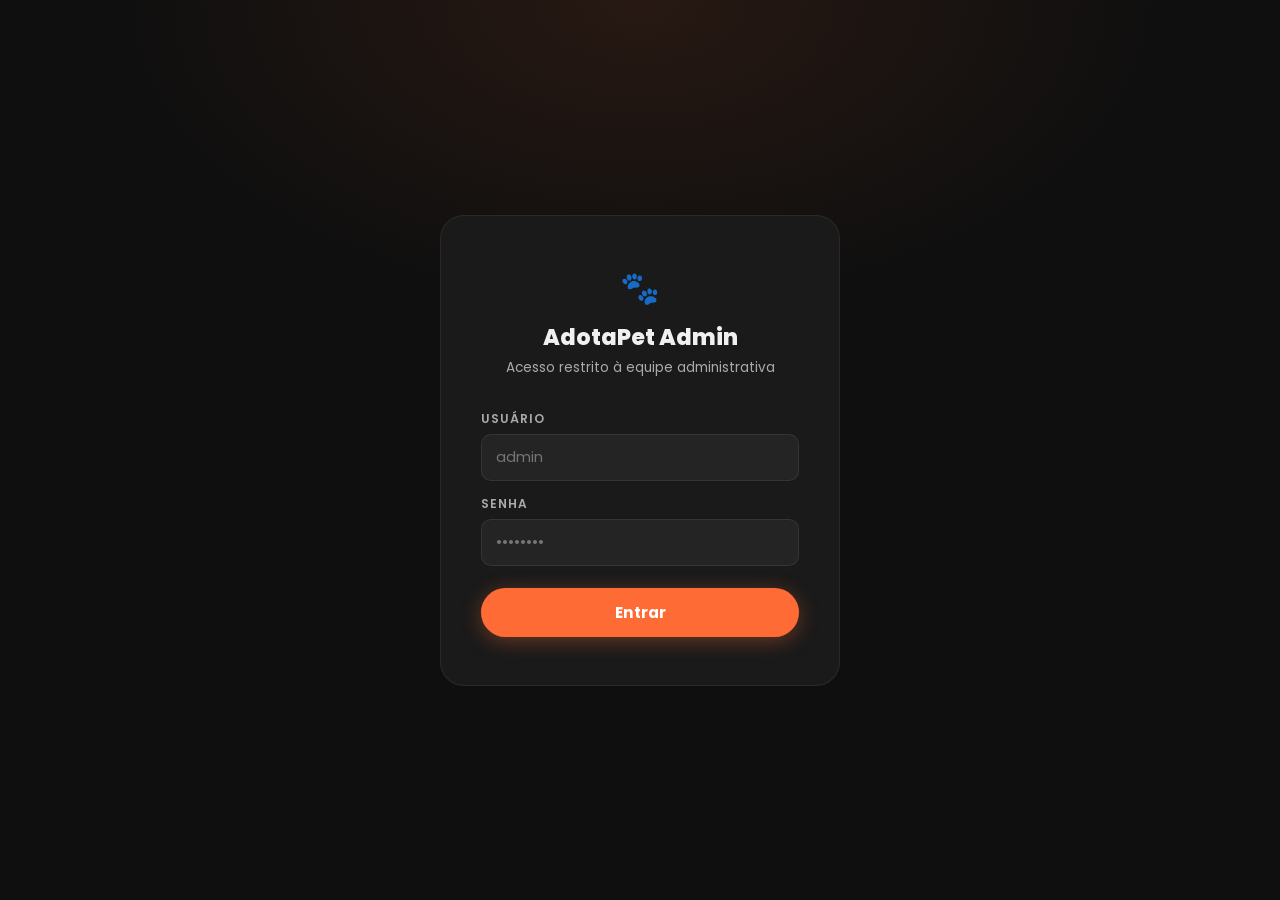
<file: admin.html>
<!DOCTYPE html>
<html lang="pt-br">
<head>
  <meta charset="UTF-8">
  <meta name="viewport" content="width=device-width, initial-scale=1.0">
  <title>Admin — AdotaPet</title>
  <link href="https://fonts.googleapis.com/css2?family=Poppins:wght@300;400;600;700;800&display=swap" rel="stylesheet">
  <style>
    :root {
      --primary: #ff6b35;
      --primary-dark: #e85d2a;
      --bg: #0f0f0f;
      --bg2: #1a1a1a;
      --bg3: #242424;
      --text: #f0f0f0;
      --text-muted: #aaa;
      --green: #2ecc71;
      --red: #e74c3c;
      --yellow: #f5a623;
    }

    * { box-sizing: border-box; margin: 0; padding: 0; }

    body {
      font-family: 'Poppins', sans-serif;
      background: var(--bg);
      color: var(--text);
      min-height: 100vh;
    }

    ::-webkit-scrollbar { width: 6px; }
    ::-webkit-scrollbar-track { background: var(--bg); }
    ::-webkit-scrollbar-thumb { background: var(--primary); border-radius: 10px; }

    /* ── LOGIN ── */
    .login-screen {
      min-height: 100vh;
      display: flex;
      align-items: center;
      justify-content: center;
      background: radial-gradient(ellipse 60% 50% at 50% 0%, rgba(255,107,53,0.1) 0%, transparent 70%);
    }

    .login-box {
      background: var(--bg2);
      border: 1px solid rgba(255,255,255,0.07);
      border-radius: 24px;
      padding: 48px 40px;
      width: 100%;
      max-width: 400px;
      text-align: center;
    }

    .login-box .logo { font-size: 2rem; margin-bottom: 8px; }
    .login-box h2 { font-size: 1.4rem; font-weight: 800; margin-bottom: 4px; }
    .login-box p { color: var(--text-muted); font-size: 0.85rem; margin-bottom: 32px; }

    .login-group {
      display: flex;
      flex-direction: column;
      gap: 6px;
      margin-bottom: 14px;
      text-align: left;
    }

    .login-group label {
      font-size: 0.75rem;
      font-weight: 600;
      color: var(--text-muted);
      text-transform: uppercase;
      letter-spacing: 1px;
    }

    .login-group input {
      background: var(--bg3);
      border: 1px solid rgba(255,255,255,0.08);
      border-radius: 10px;
      padding: 12px 14px;
      color: var(--text);
      font-family: 'Poppins', sans-serif;
      font-size: 0.9rem;
      outline: none;
      transition: border-color 0.3s;
      width: 100%;
    }

    .login-group input:focus { border-color: var(--primary); }

    .login-error {
      color: var(--red);
      font-size: 0.8rem;
      margin-bottom: 12px;
      display: none;
    }

    .btn-login {
      width: 100%;
      padding: 13px;
      background: var(--primary);
      border: none;
      color: white;
      border-radius: 50px;
      font-family: 'Poppins', sans-serif;
      font-size: 0.95rem;
      font-weight: 700;
      cursor: pointer;
      transition: all 0.3s;
      box-shadow: 0 4px 20px rgba(255,107,53,0.35);
      margin-top: 8px;
    }

    .btn-login:hover { background: var(--primary-dark); transform: translateY(-2px); }

    /* ── PAINEL ── */
    .painel { display: none; }

    .painel-header {
      display: flex;
      justify-content: space-between;
      align-items: center;
      padding: 18px 40px;
      background: rgba(15,15,15,0.9);
      backdrop-filter: blur(16px);
      border-bottom: 1px solid rgba(255,255,255,0.05);
      position: sticky;
      top: 0;
      z-index: 100;
    }

    .painel-header .logo { font-size: 1.2rem; font-weight: 800; color: var(--primary); }
    .painel-header .badge-admin {
      background: rgba(255,107,53,0.1);
      border: 1px solid rgba(255,107,53,0.3);
      color: var(--primary);
      font-size: 0.72rem;
      font-weight: 700;
      padding: 4px 12px;
      border-radius: 50px;
      margin-left: 10px;
    }

    .header-right { display: flex; align-items: center; gap: 16px; }

    .btn-sair {
      background: var(--bg3);
      border: 1px solid rgba(255,255,255,0.08);
      color: var(--text-muted);
      padding: 8px 16px;
      border-radius: 50px;
      font-family: 'Poppins', sans-serif;
      font-size: 0.82rem;
      cursor: pointer;
      transition: all 0.3s;
    }

    .btn-sair:hover { color: var(--red); border-color: var(--red); }

    .painel-body { padding: 40px; max-width: 1400px; margin: 0 auto; }

    /* STATS */
    .stats-row {
      display: grid;
      grid-template-columns: repeat(4, 1fr);
      gap: 16px;
      margin-bottom: 40px;
    }

    .stat-box {
      background: var(--bg2);
      border: 1px solid rgba(255,255,255,0.06);
      border-radius: 16px;
      padding: 24px;
    }

    .stat-box .stat-icon { font-size: 1.8rem; margin-bottom: 12px; }
    .stat-box strong { display: block; font-size: 2rem; font-weight: 800; color: var(--primary); line-height: 1; margin-bottom: 4px; }
    .stat-box span { font-size: 0.8rem; color: var(--text-muted); }

    /* TABS */
    .tabs {
      display: flex;
      gap: 8px;
      margin-bottom: 24px;
      border-bottom: 1px solid rgba(255,255,255,0.06);
      padding-bottom: 0;
    }

    .tab {
      padding: 10px 20px;
      background: none;
      border: none;
      border-bottom: 2px solid transparent;
      color: var(--text-muted);
      font-family: 'Poppins', sans-serif;
      font-size: 0.88rem;
      font-weight: 600;
      cursor: pointer;
      transition: all 0.3s;
      margin-bottom: -1px;
    }

    .tab:hover { color: var(--text); }
    .tab.active { color: var(--primary); border-bottom-color: var(--primary); }

    .tab-panel { display: none; }
    .tab-panel.active { display: block; }

    /* TOOLBAR */
    .toolbar {
      display: flex;
      align-items: center;
      gap: 12px;
      margin-bottom: 20px;
      flex-wrap: wrap;
    }

    .search-input {
      flex: 1;
      min-width: 200px;
      background: var(--bg2);
      border: 1px solid rgba(255,255,255,0.08);
      border-radius: 10px;
      padding: 10px 16px;
      color: var(--text);
      font-family: 'Poppins', sans-serif;
      font-size: 0.85rem;
      outline: none;
      transition: border-color 0.3s;
    }

    .search-input:focus { border-color: var(--primary); }

    .filter-select {
      background: var(--bg2);
      border: 1px solid rgba(255,255,255,0.08);
      border-radius: 10px;
      padding: 10px 14px;
      color: var(--text);
      font-family: 'Poppins', sans-serif;
      font-size: 0.85rem;
      outline: none;
      cursor: pointer;
    }

    .btn-exportar {
      background: var(--bg3);
      border: 1px solid rgba(255,255,255,0.08);
      color: var(--text-muted);
      padding: 10px 18px;
      border-radius: 10px;
      font-family: 'Poppins', sans-serif;
      font-size: 0.82rem;
      font-weight: 600;
      cursor: pointer;
      transition: all 0.3s;
    }

    .btn-exportar:hover { border-color: var(--primary); color: var(--primary); }

    /* TABELA */
    .table-wrap {
      background: var(--bg2);
      border: 1px solid rgba(255,255,255,0.06);
      border-radius: 16px;
      overflow: hidden;
    }

    table { width: 100%; border-collapse: collapse; }

    thead tr {
      background: var(--bg3);
      border-bottom: 1px solid rgba(255,255,255,0.06);
    }

    th {
      padding: 14px 18px;
      text-align: left;
      font-size: 0.72rem;
      font-weight: 700;
      color: var(--text-muted);
      text-transform: uppercase;
      letter-spacing: 1px;
      white-space: nowrap;
    }

    td {
      padding: 14px 18px;
      font-size: 0.85rem;
      border-bottom: 1px solid rgba(255,255,255,0.04);
      vertical-align: middle;
    }

    tr:last-child td { border-bottom: none; }
    tr:hover td { background: rgba(255,255,255,0.02); }

    .badge {
      display: inline-block;
      padding: 3px 10px;
      border-radius: 50px;
      font-size: 0.7rem;
      font-weight: 700;
    }

    .badge-pendente { background: rgba(245,166,35,0.15); color: var(--yellow); }
    .badge-aprovado { background: rgba(46,204,113,0.15); color: var(--green); }
    .badge-recusado { background: rgba(231,76,60,0.15); color: var(--red); }
    .badge-dog { background: rgba(255,107,53,0.1); color: var(--primary); }
    .badge-cat { background: rgba(130,100,255,0.1); color: #a78bfa; }
    .badge-pix { background: rgba(46,204,113,0.1); color: var(--green); }
    .badge-cartao { background: rgba(59,130,246,0.1); color: #60a5fa; }
    .badge-boleto { background: rgba(245,166,35,0.1); color: var(--yellow); }

    .acoes { display: flex; gap: 8px; }

    .btn-acao {
      padding: 5px 12px;
      border-radius: 6px;
      font-family: 'Poppins', sans-serif;
      font-size: 0.75rem;
      font-weight: 600;
      cursor: pointer;
      border: none;
      transition: all 0.2s;
    }

    .btn-aprovar { background: rgba(46,204,113,0.15); color: var(--green); }
    .btn-aprovar:hover { background: rgba(46,204,113,0.3); }
    .btn-recusar { background: rgba(231,76,60,0.1); color: var(--red); }
    .btn-recusar:hover { background: rgba(231,76,60,0.25); }
    .btn-ver { background: rgba(255,255,255,0.06); color: var(--text-muted); }
    .btn-ver:hover { background: rgba(255,255,255,0.12); color: var(--text); }

    .empty-state {
      text-align: center;
      padding: 60px 20px;
      color: var(--text-muted);
    }

    .empty-state .icon { font-size: 3rem; margin-bottom: 12px; }
    .empty-state p { font-size: 0.9rem; }

    /* MODAL DETALHE */
    .modal-overlay {
      display: none;
      position: fixed;
      inset: 0;
      background: rgba(0,0,0,0.8);
      backdrop-filter: blur(6px);
      z-index: 2000;
      justify-content: center;
      align-items: center;
      padding: 20px;
    }

    .modal-overlay.active { display: flex; }

    .modal-detalhe {
      background: var(--bg2);
      border: 1px solid rgba(255,255,255,0.08);
      border-radius: 20px;
      padding: 36px;
      width: 100%;
      max-width: 520px;
      max-height: 90vh;
      overflow-y: auto;
      animation: popIn 0.3s ease;
    }

    @keyframes popIn {
      from { transform: scale(0.9); opacity: 0; }
      to { transform: scale(1); opacity: 1; }
    }

    .modal-detalhe h3 { font-size: 1.2rem; font-weight: 800; margin-bottom: 20px; }

    .detalhe-row {
      display: flex;
      justify-content: space-between;
      align-items: flex-start;
      padding: 10px 0;
      border-bottom: 1px solid rgba(255,255,255,0.05);
      gap: 16px;
    }

    .detalhe-row:last-of-type { border-bottom: none; }
    .detalhe-row label { font-size: 0.75rem; color: var(--text-muted); text-transform: uppercase; letter-spacing: 1px; flex-shrink: 0; }
    .detalhe-row span { font-size: 0.88rem; text-align: right; }

    .modal-acoes { display: flex; gap: 10px; margin-top: 24px; }
    .modal-acoes button { flex: 1; padding: 11px; border: none; border-radius: 10px; font-family: 'Poppins', sans-serif; font-size: 0.88rem; font-weight: 600; cursor: pointer; transition: all 0.3s; }
    .modal-fechar { background: var(--bg3); color: var(--text-muted); }
    .modal-fechar:hover { color: var(--text); }

    @media (max-width: 768px) {
      .painel-body { padding: 20px; }
      .stats-row { grid-template-columns: 1fr 1fr; }
      .painel-header { padding: 14px 20px; }
      table { font-size: 0.78rem; }
      th, td { padding: 10px 12px; }
    }
  </style>
</head>
<body>

<!-- LOGIN -->
<div class="login-screen" id="loginScreen">
  <div class="login-box">
    <div class="logo">🐾</div>
    <h2>AdotaPet Admin</h2>
    <p>Acesso restrito à equipe administrativa</p>
    <form onsubmit="event.preventDefault(); fazerLogin();" autocomplete="off">
    <div class="login-group">
      <label>Usuário</label>
      <input type="text" id="adminUser" placeholder="admin" autocomplete="new-password">
    </div>
    <div class="login-group">
      <label>Senha</label>
      <input type="password" id="adminSenha" placeholder="••••••••" autocomplete="new-password">
    </div>
    <div class="login-error" id="loginError">Usuário ou senha incorretos.</div>
    <button type="submit" class="btn-login">Entrar</button>
    </form>
  </div>
</div>

<!-- PAINEL -->
<div class="painel" id="painel">

  <div class="painel-header">
    <div style="display:flex;align-items:center;gap:8px">
      <span class="logo">🐾 AdotaPet</span>
      <span class="badge-admin">ADMIN</span>
    </div>
    <div class="header-right">
      <span style="font-size:0.82rem;color:var(--text-muted)" id="adminNome"></span>
      <button class="btn-sair" onclick="sair()">Sair</button>
    </div>
  </div>

  <div class="painel-body">

    <!-- STATS -->
    <div class="stats-row">
      <div class="stat-box">
        <div class="stat-icon">📋</div>
        <strong id="statAdocoes">0</strong>
        <span>Pedidos de adoção</span>
      </div>
      <div class="stat-box">
        <div class="stat-icon">⏳</div>
        <strong id="statPendentes">0</strong>
        <span>Aguardando análise</span>
      </div>
      <div class="stat-box">
        <div class="stat-icon">✅</div>
        <strong id="statAprovados">0</strong>
        <span>Adoções aprovadas</span>
      </div>
      <div class="stat-box">
        <div class="stat-icon">💛</div>
        <strong id="statDoacoes">R$ 0</strong>
        <span>Total em doações</span>
      </div>
    </div>

    <!-- TABS -->
    <div class="tabs">
      <button class="tab active" onclick="trocarTab('adocoes', this)">🐾 Pedidos de Adoção</button>
      <button class="tab" onclick="trocarTab('doacoes', this)">💛 Doações</button>
    </div>

    <!-- TAB ADOÇÕES -->
    <div class="tab-panel active" id="panel-adocoes">
      <div class="toolbar">
        <input class="search-input" type="text" placeholder="🔍 Buscar por nome, pet ou e-mail..." oninput="filtrarAdocoes(this.value)">
        <select class="filter-select" onchange="filtrarStatusAdocoes(this.value)">
          <option value="">Todos os status</option>
          <option value="pendente">Pendente</option>
          <option value="aprovado">Aprovado</option>
          <option value="recusado">Recusado</option>
        </select>
        <button class="btn-exportar" onclick="exportarCSV('adocoes')">⬇ Exportar CSV</button>
      </div>
      <div class="table-wrap">
        <table>
          <thead>
            <tr>
              <th>#</th>
              <th>Data</th>
              <th>Solicitante</th>
              <th>E-mail</th>
              <th>Pet</th>
              <th>Tipo</th>
              <th>Moradia</th>
              <th>Status</th>
              <th>Ações</th>
            </tr>
          </thead>
          <tbody id="tabelaAdocoes">
            <tr><td colspan="9"><div class="empty-state"><div class="icon">📭</div><p>Nenhum pedido de adoção ainda.</p></div></td></tr>
          </tbody>
        </table>
      </div>
    </div>

    <!-- TAB DOAÇÕES -->
    <div class="tab-panel" id="panel-doacoes">
      <div class="toolbar">
        <input class="search-input" type="text" placeholder="🔍 Buscar por nome ou e-mail..." oninput="filtrarDoacoes(this.value)">
        <select class="filter-select" onchange="filtrarPagamento(this.value)">
          <option value="">Todas as formas</option>
          <option value="pix">PIX</option>
          <option value="cartao">Cartão</option>
          <option value="boleto">Boleto</option>
        </select>
        <button class="btn-exportar" onclick="exportarCSV('doacoes')">⬇ Exportar CSV</button>
      </div>
      <div class="table-wrap">
        <table>
          <thead>
            <tr>
              <th>#</th>
              <th>Data</th>
              <th>Doador</th>
              <th>E-mail</th>
              <th>Valor</th>
              <th>Destino</th>
              <th>Pagamento</th>
              <th>Ações</th>
            </tr>
          </thead>
          <tbody id="tabelaDoacoes">
            <tr><td colspan="8"><div class="empty-state"><div class="icon">📭</div><p>Nenhuma doação registrada ainda.</p></div></td></tr>
          </tbody>
        </table>
      </div>
    </div>

  </div>
</div>

<!-- MODAL DETALHE -->
<div class="modal-overlay" id="modalOverlay">
  <div class="modal-detalhe" id="modalDetalhe">
    <h3 id="modalTitulo"></h3>
    <div id="modalConteudo"></div>
    <div class="modal-acoes">
      <button class="modal-fechar" onclick="fecharModal()">Fechar</button>
    </div>
  </div>
</div>

<script>
  // ── CREDENCIAIS ──
  const ADMINS = [
    { user: 'admin', senha: 'adotapet123', nome: 'Administrador' },
    { user: 'gestor', senha: 'gestor2024', nome: 'Gestor' }
  ];

  let adocoesData = [];
  let doacoesData = [];
  let adocoesFiltradas = [];
  let doacoesFiltradas = [];

  // ── LOGIN ──
  function fazerLogin() {
    const user = document.getElementById('adminUser').value.trim();
    const senha = document.getElementById('adminSenha').value.trim();
    const admin = ADMINS.find(a => a.user === user && a.senha === senha);
    if (!admin) {
      document.getElementById('loginError').style.display = 'block';
      document.getElementById('adminSenha').value = '';
      return;
    }
    sessionStorage.setItem('adminLogado', JSON.stringify(admin));
    document.getElementById('loginScreen').style.display = 'none';
    document.getElementById('painel').style.display = 'block';
    document.getElementById('adminNome').innerText = admin.nome;
    carregarDados();
  }

  function sair() {
    sessionStorage.removeItem('adminLogado');
    location.reload();
  }

  // ── DADOS ──
  function carregarDados() {
    adocoesData = JSON.parse(localStorage.getItem('adotapet_adocoes') || '[]');
    doacoesData = JSON.parse(localStorage.getItem('adotapet_doacoes') || '[]');
    adocoesFiltradas = [...adocoesData];
    doacoesFiltradas = [...doacoesData];
    atualizarStats();
    renderAdocoes(adocoesFiltradas);
    renderDoacoes(doacoesFiltradas);
  }

  function atualizarStats() {
    document.getElementById('statAdocoes').innerText = adocoesData.length;
    document.getElementById('statPendentes').innerText = adocoesData.filter(a => a.status === 'pendente').length;
    document.getElementById('statAprovados').innerText = adocoesData.filter(a => a.status === 'aprovado').length;
    const totalDoacoes = doacoesData.reduce((s, d) => s + parseFloat(d.valor || 0), 0);
    document.getElementById('statDoacoes').innerText = `R$ ${totalDoacoes.toFixed(2).replace('.', ',')}`;
  }

  // ── RENDER ADOÇÕES ──
  function renderAdocoes(lista) {
    const tbody = document.getElementById('tabelaAdocoes');
    if (!lista.length) {
      tbody.innerHTML = `<tr><td colspan="9"><div class="empty-state"><div class="icon">📭</div><p>Nenhum pedido encontrado.</p></div></td></tr>`;
      return;
    }
    tbody.innerHTML = lista.map((a, i) => `
      <tr>
        <td style="color:var(--text-muted);font-size:0.78rem">#${String(a.id).padStart(3,'0')}</td>
        <td style="color:var(--text-muted);white-space:nowrap">${a.data}</td>
        <td><strong>${a.nome}</strong><br><span style="font-size:0.75rem;color:var(--text-muted)">${a.telefone}</span></td>
        <td style="color:var(--text-muted)">${a.email}</td>
        <td><strong>${a.pet}</strong></td>
        <td><span class="badge ${a.tipoPet === 'dog' ? 'badge-dog' : 'badge-cat'}">${a.tipoPet === 'dog' ? '🐶 Cachorro' : '🐱 Gato'}</span></td>
        <td style="color:var(--text-muted)">${a.moradia}</td>
        <td><span class="badge badge-${a.status}">${a.status}</span></td>
        <td>
          <div class="acoes">
            <button class="btn-acao btn-ver" onclick="verAdocao(${a.id})">Ver</button>
            ${a.status === 'pendente' ? `
              <button class="btn-acao btn-aprovar" onclick="mudarStatus(${a.id}, 'aprovado')">✓</button>
              <button class="btn-acao btn-recusar" onclick="mudarStatus(${a.id}, 'recusado')">✗</button>
            ` : ''}
          </div>
        </td>
      </tr>
    `).join('');
  }

  // ── RENDER DOAÇÕES ──
  function renderDoacoes(lista) {
    const tbody = document.getElementById('tabelaDoacoes');
    if (!lista.length) {
      tbody.innerHTML = `<tr><td colspan="8"><div class="empty-state"><div class="icon">📭</div><p>Nenhuma doação encontrada.</p></div></td></tr>`;
      return;
    }
    tbody.innerHTML = lista.map(d => `
      <tr>
        <td style="color:var(--text-muted);font-size:0.78rem">#${String(d.id).padStart(3,'0')}</td>
        <td style="color:var(--text-muted);white-space:nowrap">${d.data}</td>
        <td><strong>${d.nome}</strong></td>
        <td style="color:var(--text-muted)">${d.email}</td>
        <td><strong style="color:var(--primary)">R$ ${parseFloat(d.valor).toFixed(2).replace('.', ',')}</strong></td>
        <td style="color:var(--text-muted)">${d.destino}</td>
        <td><span class="badge badge-${d.pagamento}">${d.pagamento}</span></td>
        <td><button class="btn-acao btn-ver" onclick="verDoacao(${d.id})">Ver</button></td>
      </tr>
    `).join('');
  }

  // ── FILTROS ──
  function filtrarAdocoes(q) {
    adocoesFiltradas = adocoesData.filter(a =>
      a.nome.toLowerCase().includes(q.toLowerCase()) ||
      a.email.toLowerCase().includes(q.toLowerCase()) ||
      a.pet.toLowerCase().includes(q.toLowerCase())
    );
    renderAdocoes(adocoesFiltradas);
  }

  function filtrarStatusAdocoes(s) {
    adocoesFiltradas = s ? adocoesData.filter(a => a.status === s) : [...adocoesData];
    renderAdocoes(adocoesFiltradas);
  }

  function filtrarDoacoes(q) {
    doacoesFiltradas = doacoesData.filter(d =>
      d.nome.toLowerCase().includes(q.toLowerCase()) ||
      d.email.toLowerCase().includes(q.toLowerCase())
    );
    renderDoacoes(doacoesFiltradas);
  }

  function filtrarPagamento(p) {
    doacoesFiltradas = p ? doacoesData.filter(d => d.pagamento === p) : [...doacoesData];
    renderDoacoes(doacoesFiltradas);
  }

  // ── STATUS ──
  function mudarStatus(id, status) {
    const idx = adocoesData.findIndex(a => a.id === id);
    if (idx === -1) return;
    adocoesData[idx].status = status;
    localStorage.setItem('adotapet_adocoes', JSON.stringify(adocoesData));
    adocoesFiltradas = [...adocoesData];
    atualizarStats();
    renderAdocoes(adocoesFiltradas);
  }

  // ── MODAIS ──
  function verAdocao(id) {
    const a = adocoesData.find(x => x.id === id);
    if (!a) return;
    document.getElementById('modalTitulo').innerText = `📋 Pedido #${String(a.id).padStart(3,'0')} — ${a.pet}`;
    document.getElementById('modalConteudo').innerHTML = `
      ${row('Solicitante', a.nome)}
      ${row('E-mail', a.email)}
      ${row('Telefone', a.telefone)}
      ${row('CPF', a.cpf || '—')}
      ${row('Nascimento', a.nascimento || '—')}
      ${row('Pet', a.pet)}
      ${row('Tipo', a.tipoPet === 'dog' ? '🐶 Cachorro' : '🐱 Gato')}
      ${row('Moradia', a.moradia)}
      ${row('Quintal', a.quintal)}
      ${row('Outros animais', a.outrosAnimais)}
      ${row('Crianças', a.criancas)}
      ${a.telas ? row('Telas de proteção', a.telas) : ''}
      ${row('Endereço', a.endereco)}
      ${row('Motivo', a.motivo)}
      ${row('Status', `<span class="badge badge-${a.status}">${a.status}</span>`)}
      ${row('Data', a.data)}
    `;
    document.getElementById('modalOverlay').classList.add('active');
  }

  function verDoacao(id) {
    const d = doacoesData.find(x => x.id === id);
    if (!d) return;
    document.getElementById('modalTitulo').innerText = `💛 Doação #${String(d.id).padStart(3,'0')}`;
    document.getElementById('modalConteudo').innerHTML = `
      ${row('Doador', d.nome)}
      ${row('E-mail', d.email)}
      ${row('CPF', d.cpf || '—')}
      ${row('Valor', `<strong style="color:var(--primary)">R$ ${parseFloat(d.valor).toFixed(2).replace('.', ',')}</strong>`)}
      ${row('Destino', d.destino)}
      ${row('Pagamento', d.pagamento)}
      ${row('Data', d.data)}
    `;
    document.getElementById('modalOverlay').classList.add('active');
  }

  function row(label, value) {
    return `<div class="detalhe-row"><label>${label}</label><span>${value}</span></div>`;
  }

  function fecharModal() {
    document.getElementById('modalOverlay').classList.remove('active');
  }

  document.getElementById('modalOverlay').addEventListener('click', e => {
    if (e.target === document.getElementById('modalOverlay')) fecharModal();
  });

  // ── TABS ──
  function trocarTab(tab, btn) {
    document.querySelectorAll('.tab').forEach(t => t.classList.remove('active'));
    document.querySelectorAll('.tab-panel').forEach(p => p.classList.remove('active'));
    btn.classList.add('active');
    document.getElementById(`panel-${tab}`).classList.add('active');
  }

  // ── EXPORTAR CSV ──
  function exportarCSV(tipo) {
    const dados = tipo === 'adocoes' ? adocoesData : doacoesData;
    if (!dados.length) { alert('Nenhum dado para exportar.'); return; }
    const headers = Object.keys(dados[0]).join(',');
    const rows = dados.map(d => Object.values(d).map(v => `"${v}"`).join(','));
    const csv = [headers, ...rows].join('\n');
    const blob = new Blob([csv], { type: 'text/csv;charset=utf-8;' });
    const a = document.createElement('a');
    a.href = URL.createObjectURL(blob);
    a.download = `adotapet_${tipo}_${new Date().toISOString().slice(0,10)}.csv`;
    a.click();
  }

  // ── VERIFICAR SESSÃO ──
  const sessao = sessionStorage.getItem('adminLogado');
  if (sessao) {
    const admin = JSON.parse(sessao);
    document.getElementById('loginScreen').style.display = 'none';
    document.getElementById('painel').style.display = 'block';
    document.getElementById('adminNome').innerText = admin.nome;
    carregarDados();
  }
</script>
</body>
</html>
</file>
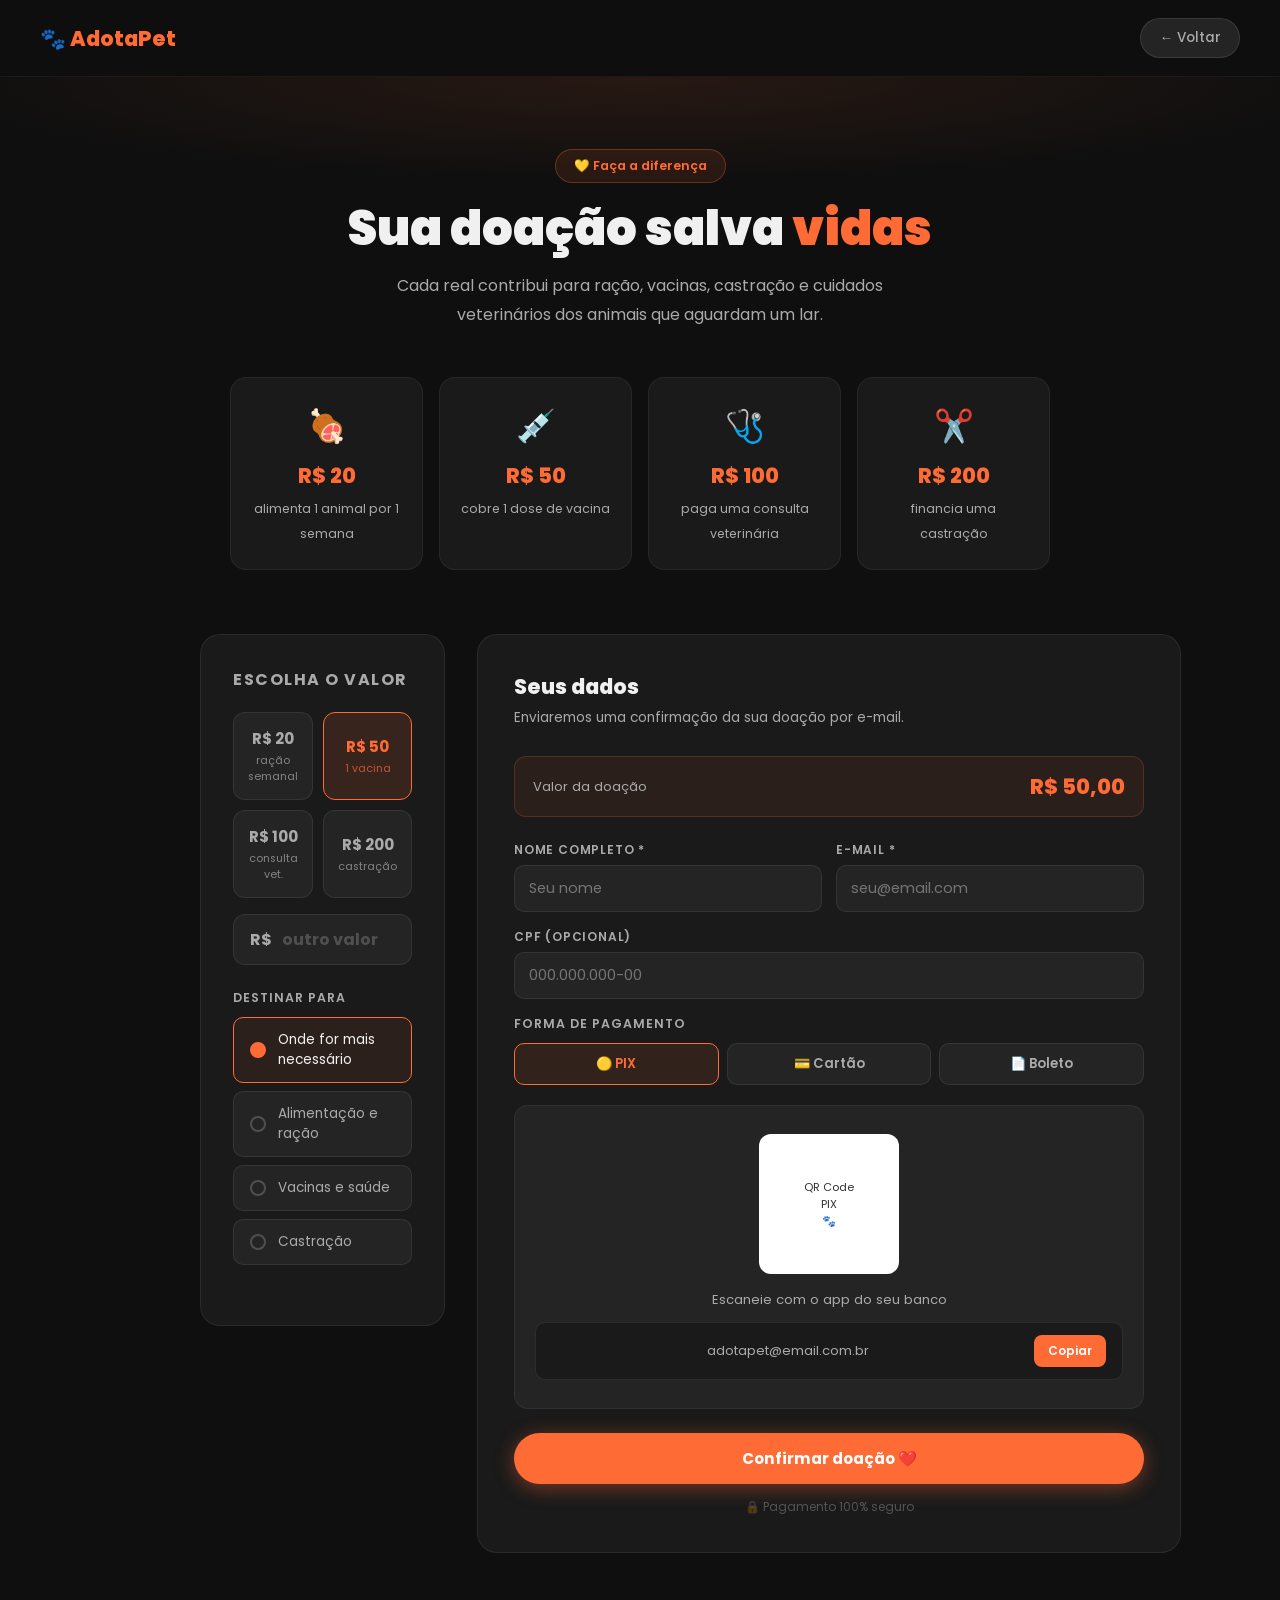
<file: doacao.html>
<!DOCTYPE html>
<html lang="pt-br">
<head>
  <meta charset="UTF-8">
  <meta name="viewport" content="width=device-width, initial-scale=1.0">
  <title>Doação — AdotaPet</title>
  <link href="https://fonts.googleapis.com/css2?family=Poppins:wght@300;400;600;700;800;900&display=swap" rel="stylesheet">
  <style>
    :root {
      --primary: #ff6b35;
      --primary-dark: #e85d2a;
      --bg: #0f0f0f;
      --bg2: #1a1a1a;
      --bg3: #242424;
      --text: #f0f0f0;
      --text-muted: #aaa;
    }

    * { box-sizing: border-box; margin: 0; padding: 0; }

    body {
      font-family: 'Poppins', sans-serif;
      background: var(--bg);
      color: var(--text);
      min-height: 100vh;
    }

    ::-webkit-scrollbar { width: 6px; }
    ::-webkit-scrollbar-track { background: var(--bg); }
    ::-webkit-scrollbar-thumb { background: var(--primary); border-radius: 10px; }

    /* HEADER */
    header {
      display: flex;
      justify-content: space-between;
      align-items: center;
      padding: 18px 40px;
      background: rgba(15,15,15,0.9);
      backdrop-filter: blur(16px);
      border-bottom: 1px solid rgba(255,255,255,0.05);
      position: sticky;
      top: 0;
      z-index: 100;
    }

    .logo {
      font-size: 1.3rem;
      font-weight: 800;
      color: var(--primary);
      text-decoration: none;
    }

    .btn-voltar {
      display: flex;
      align-items: center;
      gap: 8px;
      background: var(--bg3);
      border: 1px solid rgba(255,255,255,0.1);
      color: var(--text-muted);
      padding: 9px 18px;
      border-radius: 50px;
      cursor: pointer;
      font-family: 'Poppins', sans-serif;
      font-size: 0.85rem;
      font-weight: 500;
      text-decoration: none;
      transition: all 0.3s;
    }

    .btn-voltar:hover { color: var(--text); border-color: rgba(255,255,255,0.25); }

    /* HERO DA PÁGINA */
    .doacao-hero {
      text-align: center;
      padding: 72px 40px 48px;
      background: radial-gradient(ellipse 80% 50% at 50% 0%, rgba(255,107,53,0.1) 0%, transparent 70%);
    }

    .doacao-hero .badge {
      display: inline-flex;
      align-items: center;
      gap: 8px;
      background: rgba(255,107,53,0.1);
      border: 1px solid rgba(255,107,53,0.3);
      color: var(--primary);
      font-size: 0.78rem;
      font-weight: 600;
      padding: 7px 18px;
      border-radius: 50px;
      margin-bottom: 20px;
    }

    .doacao-hero h1 {
      font-size: 3rem;
      font-weight: 900;
      line-height: 1.1;
      margin-bottom: 16px;
    }

    .doacao-hero h1 span { color: var(--primary); }

    .doacao-hero p {
      color: var(--text-muted);
      font-size: 1rem;
      line-height: 1.8;
      max-width: 520px;
      margin: 0 auto;
    }

    /* IMPACTO */
    .impacto {
      display: flex;
      justify-content: center;
      gap: 16px;
      flex-wrap: wrap;
      padding: 0 40px 64px;
      max-width: 900px;
      margin: 0 auto;
    }

    .impacto-item {
      flex: 1;
      min-width: 180px;
      background: var(--bg2);
      border: 1px solid rgba(255,255,255,0.06);
      border-radius: 16px;
      padding: 24px 20px;
      text-align: center;
    }

    .impacto-item .icon { font-size: 2rem; margin-bottom: 10px; }
    .impacto-item strong { display: block; font-size: 1.3rem; font-weight: 800; color: var(--primary); margin-bottom: 4px; }
    .impacto-item span { font-size: 0.78rem; color: var(--text-muted); }

    /* ÁREA PRINCIPAL */
    .doacao-main {
      max-width: 960px;
      margin: 0 auto 80px;
      padding: 0 40px;
      display: grid;
      grid-template-columns: 1fr 1.2fr;
      gap: 32px;
      align-items: start;
    }

    /* CARD VALORES */
    .valores-card {
      background: var(--bg2);
      border: 1px solid rgba(255,255,255,0.07);
      border-radius: 20px;
      padding: 32px;
      position: sticky;
      top: 90px;
    }

    .valores-card h3 {
      font-size: 1rem;
      font-weight: 700;
      margin-bottom: 20px;
      color: var(--text-muted);
      text-transform: uppercase;
      letter-spacing: 1.5px;
    }

    .valor-opcoes {
      display: grid;
      grid-template-columns: 1fr 1fr;
      gap: 10px;
      margin-bottom: 16px;
    }

    .valor-btn {
      padding: 14px;
      background: var(--bg3);
      border: 1px solid rgba(255,255,255,0.08);
      border-radius: 12px;
      color: var(--text-muted);
      font-family: 'Poppins', sans-serif;
      font-size: 0.95rem;
      font-weight: 700;
      cursor: pointer;
      transition: all 0.3s;
      text-align: center;
    }

    .valor-btn:hover { border-color: var(--primary); color: var(--primary); }

    .valor-btn.active {
      background: rgba(255,107,53,0.12);
      border-color: var(--primary);
      color: var(--primary);
    }

    .valor-btn small {
      display: block;
      font-size: 0.68rem;
      font-weight: 400;
      color: inherit;
      opacity: 0.7;
      margin-top: 3px;
    }

    .valor-custom {
      display: flex;
      align-items: center;
      gap: 10px;
      background: var(--bg3);
      border: 1px solid rgba(255,255,255,0.08);
      border-radius: 12px;
      padding: 12px 16px;
      margin-bottom: 24px;
      transition: border-color 0.3s;
    }

    .valor-custom:focus-within { border-color: var(--primary); }

    .valor-custom span {
      font-weight: 700;
      color: var(--text-muted);
      font-size: 1rem;
    }

    .valor-custom input {
      background: none;
      border: none;
      outline: none;
      color: var(--text);
      font-family: 'Poppins', sans-serif;
      font-size: 1rem;
      font-weight: 700;
      width: 100%;
    }

    .valor-custom input::placeholder { color: rgba(255,255,255,0.2); }

    .destino-label {
      font-size: 0.78rem;
      font-weight: 600;
      color: var(--text-muted);
      text-transform: uppercase;
      letter-spacing: 1px;
      margin-bottom: 10px;
    }

    .destino-opcoes {
      display: flex;
      flex-direction: column;
      gap: 8px;
      margin-bottom: 28px;
    }

    .destino-btn {
      display: flex;
      align-items: center;
      gap: 12px;
      padding: 12px 16px;
      background: var(--bg3);
      border: 1px solid rgba(255,255,255,0.08);
      border-radius: 10px;
      color: var(--text-muted);
      font-family: 'Poppins', sans-serif;
      font-size: 0.85rem;
      cursor: pointer;
      transition: all 0.3s;
      text-align: left;
    }

    .destino-btn:hover { border-color: var(--primary); color: var(--text); }
    .destino-btn.active { border-color: var(--primary); color: var(--text); background: rgba(255,107,53,0.08); }
    .destino-btn .dot {
      width: 16px; height: 16px; border-radius: 50%;
      border: 2px solid rgba(255,255,255,0.2);
      flex-shrink: 0; transition: all 0.3s;
    }
    .destino-btn.active .dot { background: var(--primary); border-color: var(--primary); }

    /* FORM DOAÇÃO */
    .form-doacao {
      background: var(--bg2);
      border: 1px solid rgba(255,255,255,0.07);
      border-radius: 20px;
      padding: 36px;
    }

    .form-doacao h3 {
      font-size: 1.3rem;
      font-weight: 800;
      margin-bottom: 6px;
    }

    .form-doacao > p {
      color: var(--text-muted);
      font-size: 0.85rem;
      margin-bottom: 28px;
    }

    .resumo-doacao {
      display: flex;
      align-items: center;
      justify-content: space-between;
      background: rgba(255,107,53,0.08);
      border: 1px solid rgba(255,107,53,0.2);
      border-radius: 12px;
      padding: 14px 18px;
      margin-bottom: 24px;
    }

    .resumo-doacao span { font-size: 0.82rem; color: var(--text-muted); }
    .resumo-doacao strong { font-size: 1.3rem; font-weight: 800; color: var(--primary); }

    .form-group {
      display: flex;
      flex-direction: column;
      gap: 6px;
      margin-bottom: 16px;
    }

    .form-group label {
      font-size: 0.75rem;
      font-weight: 600;
      color: var(--text-muted);
      text-transform: uppercase;
      letter-spacing: 0.8px;
    }

    .form-group input, .form-group select {
      background: var(--bg3);
      border: 1px solid rgba(255,255,255,0.08);
      border-radius: 10px;
      padding: 12px 14px;
      color: var(--text);
      font-family: 'Poppins', sans-serif;
      font-size: 0.9rem;
      outline: none;
      transition: border-color 0.3s;
    }

    .form-group input:focus, .form-group select:focus { border-color: var(--primary); }
    .form-group select option { background: var(--bg3); }

    .form-row { display: grid; grid-template-columns: 1fr 1fr; gap: 14px; }

    .pagamento-tabs {
      display: flex;
      gap: 8px;
      margin-bottom: 20px;
    }

    .tab-btn {
      flex: 1;
      padding: 10px;
      background: var(--bg3);
      border: 1px solid rgba(255,255,255,0.08);
      border-radius: 10px;
      color: var(--text-muted);
      font-family: 'Poppins', sans-serif;
      font-size: 0.82rem;
      font-weight: 600;
      cursor: pointer;
      transition: all 0.3s;
    }

    .tab-btn.active { background: rgba(255,107,53,0.1); border-color: var(--primary); color: var(--primary); }

    .tab-content { display: none; }
    .tab-content.active { display: block; }

    .pix-box {
      text-align: center;
      padding: 28px 20px;
      background: var(--bg3);
      border-radius: 14px;
      border: 1px solid rgba(255,255,255,0.06);
    }

    .pix-qr {
      width: 140px;
      height: 140px;
      background: white;
      border-radius: 12px;
      margin: 0 auto 16px;
      display: flex;
      align-items: center;
      justify-content: center;
      font-size: 0.7rem;
      color: #333;
      padding: 10px;
      text-align: center;
    }

    .pix-key {
      display: flex;
      align-items: center;
      gap: 10px;
      background: var(--bg2);
      border: 1px solid rgba(255,255,255,0.08);
      border-radius: 10px;
      padding: 12px 16px;
      margin-top: 12px;
    }

    .pix-key span {
      flex: 1;
      font-size: 0.82rem;
      color: var(--text-muted);
      word-break: break-all;
    }

    .btn-copiar {
      background: var(--primary);
      border: none;
      color: white;
      padding: 7px 14px;
      border-radius: 8px;
      font-family: 'Poppins', sans-serif;
      font-size: 0.75rem;
      font-weight: 600;
      cursor: pointer;
      transition: all 0.2s;
      flex-shrink: 0;
    }

    .btn-copiar:hover { background: var(--primary-dark); }

    .btn-doar {
      width: 100%;
      padding: 14px;
      background: var(--primary);
      border: none;
      color: white;
      border-radius: 50px;
      font-family: 'Poppins', sans-serif;
      font-size: 0.95rem;
      font-weight: 700;
      cursor: pointer;
      transition: all 0.3s;
      box-shadow: 0 4px 20px rgba(255,107,53,0.4);
      margin-top: 24px;
    }

    .btn-doar:hover {
      background: var(--primary-dark);
      transform: translateY(-2px);
      box-shadow: 0 8px 28px rgba(255,107,53,0.5);
    }

    .seguro-badge {
      display: flex;
      align-items: center;
      justify-content: center;
      gap: 6px;
      margin-top: 14px;
      font-size: 0.75rem;
      color: rgba(255,255,255,0.25);
    }

    /* SUCESSO */
    .success-screen {
      display: none;
      text-align: center;
      padding: 60px 20px;
    }

    .success-screen.active { display: block; }
    .success-icon { font-size: 5rem; margin-bottom: 20px; animation: bounce 0.6s ease; }

    @keyframes bounce {
      0% { transform: scale(0); }
      60% { transform: scale(1.2); }
      100% { transform: scale(1); }
    }

    .success-screen h2 { font-size: 1.8rem; font-weight: 800; margin-bottom: 10px; }
    .success-screen p { color: var(--text-muted); line-height: 1.8; margin-bottom: 28px; }
    .success-screen a {
      display: inline-block;
      padding: 13px 32px;
      background: var(--primary);
      color: white;
      border-radius: 50px;
      text-decoration: none;
      font-weight: 700;
      transition: all 0.3s;
    }
    .success-screen a:hover { background: var(--primary-dark); transform: translateY(-2px); }

    @media (max-width: 768px) {
      .doacao-main { grid-template-columns: 1fr; padding: 0 20px; }
      .valores-card { position: static; }
      .doacao-hero { padding: 48px 20px 32px; }
      .doacao-hero h1 { font-size: 2rem; }
      .impacto { padding: 0 20px 48px; }
      header { padding: 16px 20px; }
      .form-row { grid-template-columns: 1fr; }
    }
  </style>
</head>
<body>

<header>
  <a class="logo" href="index.html">🐾 AdotaPet</a>
  <a class="btn-voltar" href="index.html">← Voltar</a>
</header>

<!-- HERO -->
<div class="doacao-hero">
  <div class="badge">💛 Faça a diferença</div>
  <h1>Sua doação salva <span>vidas</span></h1>
  <p>Cada real contribui para ração, vacinas, castração e cuidados veterinários dos animais que aguardam um lar.</p>
</div>

<!-- IMPACTO -->
<div class="impacto">
  <div class="impacto-item">
    <div class="icon">🍖</div>
    <strong>R$ 20</strong>
    <span>alimenta 1 animal por 1 semana</span>
  </div>
  <div class="impacto-item">
    <div class="icon">💉</div>
    <strong>R$ 50</strong>
    <span>cobre 1 dose de vacina</span>
  </div>
  <div class="impacto-item">
    <div class="icon">🩺</div>
    <strong>R$ 100</strong>
    <span>paga uma consulta veterinária</span>
  </div>
  <div class="impacto-item">
    <div class="icon">✂️</div>
    <strong>R$ 200</strong>
    <span>financia uma castração</span>
  </div>
</div>

<!-- ÁREA PRINCIPAL -->
<div class="doacao-main">

  <!-- VALORES -->
  <div class="valores-card">
    <h3>Escolha o valor</h3>
    <div class="valor-opcoes">
      <button class="valor-btn" onclick="selecionarValor(20, this)">R$ 20<small>ração semanal</small></button>
      <button class="valor-btn active" onclick="selecionarValor(50, this)">R$ 50<small>1 vacina</small></button>
      <button class="valor-btn" onclick="selecionarValor(100, this)">R$ 100<small>consulta vet.</small></button>
      <button class="valor-btn" onclick="selecionarValor(200, this)">R$ 200<small>castração</small></button>
    </div>
    <div class="valor-custom">
      <span>R$</span>
      <input type="number" id="valorCustom" placeholder="outro valor" min="5" oninput="valorPersonalizado()">
    </div>

    <div class="destino-label">Destinar para</div>
    <div class="destino-opcoes">
      <button class="destino-btn active" onclick="selecionarDestino(this)">
        <div class="dot"></div> Onde for mais necessário
      </button>
      <button class="destino-btn" onclick="selecionarDestino(this)">
        <div class="dot"></div> Alimentação e ração
      </button>
      <button class="destino-btn" onclick="selecionarDestino(this)">
        <div class="dot"></div> Vacinas e saúde
      </button>
      <button class="destino-btn" onclick="selecionarDestino(this)">
        <div class="dot"></div> Castração
      </button>
    </div>
  </div>

  <!-- FORMULÁRIO -->
  <div class="form-doacao" id="formDoacao">
    <h3>Seus dados</h3>
    <p>Enviaremos uma confirmação da sua doação por e-mail.</p>

    <div class="resumo-doacao">
      <span>Valor da doação</span>
      <strong id="resumoValor">R$ 50,00</strong>
    </div>

    <div class="form-row">
      <div class="form-group">
        <label>Nome completo *</label>
        <input type="text" id="dNome" placeholder="Seu nome">
      </div>
      <div class="form-group">
        <label>E-mail *</label>
        <input type="email" id="dEmail" placeholder="seu@email.com">
      </div>
    </div>

    <div class="form-group">
      <label>CPF (opcional)</label>
      <input type="text" id="dCpf" placeholder="000.000.000-00" maxlength="14">
    </div>

    <div style="margin-bottom:8px">
      <div class="destino-label">Forma de pagamento</div>
      <div class="pagamento-tabs">
        <button class="tab-btn active" onclick="trocarTab('pix', this)">🟡 PIX</button>
        <button class="tab-btn" onclick="trocarTab('cartao', this)">💳 Cartão</button>
        <button class="tab-btn" onclick="trocarTab('boleto', this)">📄 Boleto</button>
      </div>
    </div>

    <!-- PIX -->
    <div class="tab-content active" id="tab-pix">
      <div class="pix-box">
        <div class="pix-qr">QR Code<br>PIX<br>🐾</div>
        <p style="font-size:0.82rem;color:#aaa;margin-bottom:0">Escaneie com o app do seu banco</p>
        <div class="pix-key">
          <span id="pixKeyText">adotapet@email.com.br</span>
          <button class="btn-copiar" onclick="copiarPix()">Copiar</button>
        </div>
      </div>
    </div>

    <!-- CARTÃO -->
    <div class="tab-content" id="tab-cartao">
      <div class="form-group">
        <label>Número do cartão *</label>
        <input type="text" id="dCartao" placeholder="0000 0000 0000 0000" maxlength="19">
      </div>
      <div class="form-row">
        <div class="form-group">
          <label>Validade *</label>
          <input type="text" id="dValidade" placeholder="MM/AA" maxlength="5">
        </div>
        <div class="form-group">
          <label>CVV *</label>
          <input type="text" id="dCvv" placeholder="123" maxlength="3">
        </div>
      </div>
      <div class="form-group">
        <label>Nome no cartão *</label>
        <input type="text" id="dNomeCartao" placeholder="Como está no cartão">
      </div>
    </div>

    <!-- BOLETO -->
    <div class="tab-content" id="tab-boleto">
      <div class="pix-box">
        <div style="font-size:2.5rem;margin-bottom:12px">📄</div>
        <p style="font-size:0.85rem;color:#aaa;line-height:1.7">O boleto será gerado após confirmar seus dados.<br>Prazo de vencimento: <strong style="color:#f0f0f0">3 dias úteis</strong>.</p>
      </div>
    </div>

    <button class="btn-doar" onclick="confirmarDoacao()">Confirmar doação ❤️</button>
    <div class="seguro-badge">🔒 Pagamento 100% seguro</div>

    <!-- SUCESSO -->
    <div class="success-screen" id="successDoacao">
      <div class="success-icon">💛</div>
      <h2>Obrigado pela doação!</h2>
      <p>Você acaba de mudar a vida de um animal. Enviaremos a confirmação no seu e-mail em breve. 🐾</p>
      <a href="index.html">Voltar ao início</a>
    </div>
  </div>

</div>

<script>
  let valorAtual = 50;
  let tabAtual = 'pix';

  function selecionarValor(v, btn) {
    valorAtual = v;
    document.querySelectorAll('.valor-btn').forEach(b => b.classList.remove('active'));
    btn.classList.add('active');
    document.getElementById('valorCustom').value = '';
    atualizarResumo();
  }

  function valorPersonalizado() {
    const v = parseFloat(document.getElementById('valorCustom').value);
    if (v > 0) {
      valorAtual = v;
      document.querySelectorAll('.valor-btn').forEach(b => b.classList.remove('active'));
      atualizarResumo();
    }
  }

  function atualizarResumo() {
    document.getElementById('resumoValor').innerText = `R$ ${valorAtual.toFixed(2).replace('.', ',')}`;
  }

  function selecionarDestino(btn) {
    document.querySelectorAll('.destino-btn').forEach(b => b.classList.remove('active'));
    btn.classList.add('active');
  }

  function trocarTab(tab, btn) {
    tabAtual = tab;
    document.querySelectorAll('.tab-btn').forEach(b => b.classList.remove('active'));
    btn.classList.add('active');
    document.querySelectorAll('.tab-content').forEach(t => t.classList.remove('active'));
    document.getElementById(`tab-${tab}`).classList.add('active');
  }

  function copiarPix() {
    navigator.clipboard.writeText('adotapet@email.com.br');
    const btn = document.querySelector('.btn-copiar');
    btn.innerText = 'Copiado!';
    setTimeout(() => btn.innerText = 'Copiar', 2000);
  }

  // Máscara CPF
  document.getElementById('dCpf').addEventListener('input', e => {
    let v = e.target.value.replace(/\D/g, '').slice(0, 11);
    v = v.replace(/(\d{3})(\d)/, '$1.$2')
         .replace(/(\d{3})(\d)/, '$1.$2')
         .replace(/(\d{3})(\d{1,2})$/, '$1-$2');
    e.target.value = v;
  });

  // Máscara cartão
  document.getElementById('dCartao').addEventListener('input', e => {
    let v = e.target.value.replace(/\D/g, '').slice(0, 16);
    v = v.replace(/(\d{4})(?=\d)/g, '$1 ');
    e.target.value = v;
  });

  // Máscara validade
  document.getElementById('dValidade').addEventListener('input', e => {
    let v = e.target.value.replace(/\D/g, '').slice(0, 4);
    if (v.length >= 3) v = v.slice(0,2) + '/' + v.slice(2);
    e.target.value = v;
  });

  function confirmarDoacao() {
    const nome = document.getElementById('dNome').value.trim();
    const email = document.getElementById('dEmail').value.trim();

    if (!nome) { alert('Informe seu nome!'); document.getElementById('dNome').focus(); return; }
    if (!/^[^\s@]+@[^\s@]+\.[^\s@]+$/.test(email)) { alert('Informe um e-mail válido!'); document.getElementById('dEmail').focus(); return; }

    if (tabAtual === 'cartao') {
      const cartao = document.getElementById('dCartao').value.replace(/\s/g,'');
      const validade = document.getElementById('dValidade').value;
      const cvv = document.getElementById('dCvv').value;
      const nomeC = document.getElementById('dNomeCartao').value.trim();
      if (cartao.length < 16 || !validade || cvv.length < 3 || !nomeC) {
        alert('Preencha todos os dados do cartão!'); return;
      }
    }

    // salvar no banco
    const doacoes = JSON.parse(localStorage.getItem('adotapet_doacoes') || '[]');
    const novoId = doacoes.length ? Math.max(...doacoes.map(d => d.id)) + 1 : 1;
    const destinoAtivo = document.querySelector('.destino-btn.active');
    doacoes.push({
      id: novoId,
      data: new Date().toLocaleString('pt-BR'),
      nome: nome,
      email: email,
      cpf: document.getElementById('dCpf').value.trim() || '—',
      valor: valorAtual,
      destino: destinoAtivo ? destinoAtivo.innerText.trim() : 'Onde for mais necessário',
      pagamento: tabAtual
    });
    localStorage.setItem('adotapet_doacoes', JSON.stringify(doacoes));

    document.getElementById('formDoacao').querySelector('h3').style.display = 'none';
    document.getElementById('formDoacao').querySelector('p').style.display = 'none';
    document.querySelector('.resumo-doacao').style.display = 'none';
    document.querySelectorAll('.form-group, .form-row, .pagamento-tabs, .tab-content, .btn-doar, .seguro-badge').forEach(el => el.style.display = 'none');
    document.getElementById('successDoacao').classList.add('active');
  }

  atualizarResumo();
</script>
</body>
</html>
</file>
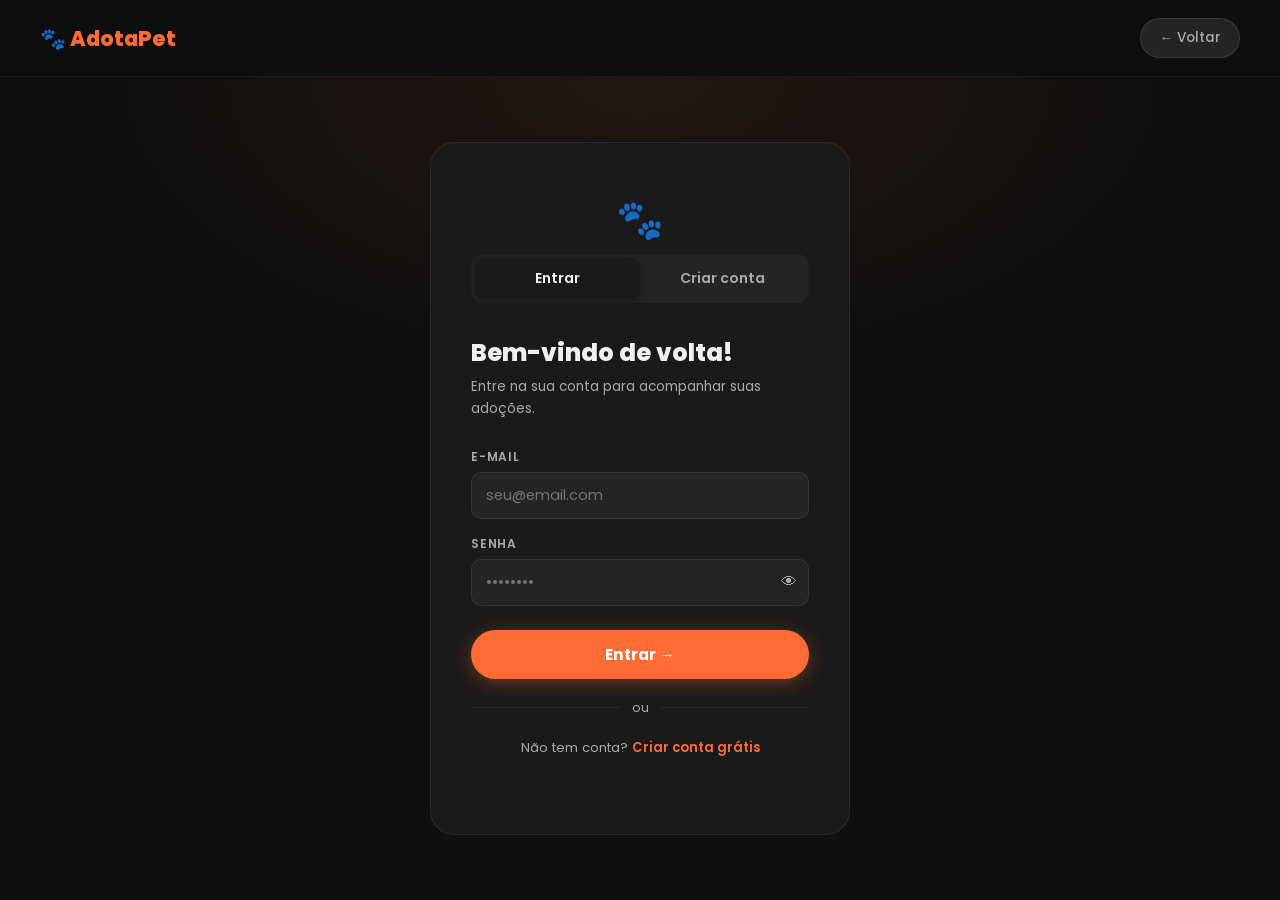
<file: login.html>
<!DOCTYPE html>
<html lang="pt-br">
<head>
  <meta charset="UTF-8">
  <meta name="viewport" content="width=device-width, initial-scale=1.0">
  <title>Login — AdotaPet</title>
  <link href="https://fonts.googleapis.com/css2?family=Poppins:wght@300;400;600;700;800;900&display=swap" rel="stylesheet">
  <style>
    :root {
      --primary: #ff6b35;
      --primary-dark: #e85d2a;
      --bg: #0f0f0f;
      --bg2: #1a1a1a;
      --bg3: #242424;
      --text: #f0f0f0;
      --text-muted: #aaa;
      --green: #2ecc71;
      --red: #e74c3c;
    }

    * { box-sizing: border-box; margin: 0; padding: 0; }

    body {
      font-family: 'Poppins', sans-serif;
      background: var(--bg);
      color: var(--text);
      min-height: 100vh;
      display: flex;
      flex-direction: column;
    }

    ::-webkit-scrollbar { width: 6px; }
    ::-webkit-scrollbar-track { background: var(--bg); }
    ::-webkit-scrollbar-thumb { background: var(--primary); border-radius: 10px; }

    header {
      display: flex;
      justify-content: space-between;
      align-items: center;
      padding: 18px 40px;
      background: rgba(15,15,15,0.9);
      backdrop-filter: blur(16px);
      border-bottom: 1px solid rgba(255,255,255,0.05);
    }

    .logo { font-size: 1.3rem; font-weight: 800; color: var(--primary); text-decoration: none; }

    .btn-voltar {
      display: flex;
      align-items: center;
      gap: 8px;
      background: var(--bg3);
      border: 1px solid rgba(255,255,255,0.1);
      color: var(--text-muted);
      padding: 9px 18px;
      border-radius: 50px;
      font-family: 'Poppins', sans-serif;
      font-size: 0.85rem;
      font-weight: 500;
      text-decoration: none;
      transition: all 0.3s;
    }

    .btn-voltar:hover { color: var(--text); border-color: rgba(255,255,255,0.25); }

    .page {
      flex: 1;
      display: flex;
      align-items: center;
      justify-content: center;
      padding: 48px 20px;
      background: radial-gradient(ellipse 60% 50% at 50% 0%, rgba(255,107,53,0.08) 0%, transparent 70%);
    }

    .auth-box {
      background: var(--bg2);
      border: 1px solid rgba(255,255,255,0.07);
      border-radius: 24px;
      padding: 48px 40px;
      width: 100%;
      max-width: 420px;
    }

    .auth-logo { text-align: center; font-size: 2.4rem; margin-bottom: 6px; }

    .auth-tabs {
      display: flex;
      background: var(--bg3);
      border-radius: 12px;
      padding: 4px;
      margin-bottom: 32px;
    }

    .auth-tab {
      flex: 1;
      padding: 10px;
      background: none;
      border: none;
      border-radius: 9px;
      color: var(--text-muted);
      font-family: 'Poppins', sans-serif;
      font-size: 0.88rem;
      font-weight: 600;
      cursor: pointer;
      transition: all 0.3s;
    }

    .auth-tab.active {
      background: var(--bg2);
      color: var(--text);
      box-shadow: 0 2px 8px rgba(0,0,0,0.3);
    }

    .auth-form { display: none; }
    .auth-form.active { display: block; }

    .auth-form h2 {
      font-size: 1.5rem;
      font-weight: 800;
      margin-bottom: 6px;
    }

    .auth-form p {
      color: var(--text-muted);
      font-size: 0.85rem;
      margin-bottom: 28px;
      line-height: 1.6;
    }

    .form-group {
      display: flex;
      flex-direction: column;
      gap: 6px;
      margin-bottom: 16px;
    }

    .form-group label {
      font-size: 0.75rem;
      font-weight: 600;
      color: var(--text-muted);
      text-transform: uppercase;
      letter-spacing: 0.8px;
    }

    .input-wrap {
      position: relative;
    }

    .input-wrap input {
      width: 100%;
      background: var(--bg3);
      border: 1px solid rgba(255,255,255,0.08);
      border-radius: 10px;
      padding: 12px 42px 12px 14px;
      color: var(--text);
      font-family: 'Poppins', sans-serif;
      font-size: 0.9rem;
      outline: none;
      transition: border-color 0.3s;
    }

    .input-wrap input:focus { border-color: var(--primary); }
    .input-wrap input.erro { border-color: var(--red); }

    .toggle-senha {
      position: absolute;
      right: 12px;
      top: 50%;
      transform: translateY(-50%);
      background: none;
      border: none;
      color: var(--text-muted);
      cursor: pointer;
      font-size: 1rem;
      padding: 0;
    }

    .erro-msg {
      font-size: 0.75rem;
      color: var(--red);
      margin-top: 2px;
      display: none;
    }

    .senha-strength {
      height: 3px;
      border-radius: 4px;
      background: var(--bg3);
      margin-top: 6px;
      overflow: hidden;
    }

    .senha-strength-bar {
      height: 100%;
      border-radius: 4px;
      transition: width 0.3s, background 0.3s;
      width: 0%;
    }

    .senha-strength-label {
      font-size: 0.7rem;
      color: var(--text-muted);
      margin-top: 4px;
    }

    .btn-auth {
      width: 100%;
      padding: 13px;
      background: var(--primary);
      border: none;
      color: white;
      border-radius: 50px;
      font-family: 'Poppins', sans-serif;
      font-size: 0.95rem;
      font-weight: 700;
      cursor: pointer;
      transition: all 0.3s;
      box-shadow: 0 4px 20px rgba(255,107,53,0.35);
      margin-top: 8px;
    }

    .btn-auth:hover { background: var(--primary-dark); transform: translateY(-2px); }

    .auth-divider {
      display: flex;
      align-items: center;
      gap: 12px;
      margin: 20px 0;
      color: var(--text-muted);
      font-size: 0.78rem;
    }

    .auth-divider::before,
    .auth-divider::after {
      content: '';
      flex: 1;
      height: 1px;
      background: rgba(255,255,255,0.07);
    }

    .alert-box {
      padding: 12px 16px;
      border-radius: 10px;
      font-size: 0.82rem;
      margin-bottom: 16px;
      display: none;
    }

    .alert-erro { background: rgba(231,76,60,0.1); border: 1px solid rgba(231,76,60,0.3); color: var(--red); }
    .alert-ok { background: rgba(46,204,113,0.1); border: 1px solid rgba(46,204,113,0.3); color: var(--green); }

    @media (max-width: 480px) {
      .auth-box { padding: 32px 24px; }
      header { padding: 14px 20px; }
    }
  </style>
</head>
<body>

<header>
  <a class="logo" href="index.html">🐾 AdotaPet</a>
  <a class="btn-voltar" href="index.html">← Voltar</a>
</header>

<div class="page">
  <div class="auth-box">
    <div class="auth-logo">🐾</div>

    <div class="auth-tabs">
      <button class="auth-tab active" onclick="trocarTab('login', this)">Entrar</button>
      <button class="auth-tab" onclick="trocarTab('cadastro', this)">Criar conta</button>
    </div>

    <!-- LOGIN -->
    <div class="auth-form active" id="form-login">
      <h2>Bem-vindo de volta!</h2>
      <p>Entre na sua conta para acompanhar suas adoções.</p>

      <div class="alert-box alert-erro" id="erroLogin"></div>

      <div class="form-group">
        <label>E-mail</label>
        <div class="input-wrap">
          <input type="email" id="loginEmail" placeholder="seu@email.com" onkeydown="if(event.key==='Enter') entrar()">
        </div>
        <span class="erro-msg" id="erroLoginEmail">Informe um e-mail válido.</span>
      </div>

      <div class="form-group">
        <label>Senha</label>
        <div class="input-wrap">
          <input type="password" id="loginSenha" placeholder="••••••••" onkeydown="if(event.key==='Enter') entrar()">
          <button class="toggle-senha" type="button" onclick="toggleSenha('loginSenha', this)">👁</button>
        </div>
        <span class="erro-msg" id="erroLoginSenha">Informe sua senha.</span>
      </div>

      <button class="btn-auth" onclick="entrar()">Entrar →</button>

      <div class="auth-divider">ou</div>

      <p style="text-align:center;font-size:0.82rem;color:var(--text-muted)">
        Não tem conta? <a href="#" onclick="trocarTabLink('cadastro')" style="color:var(--primary);text-decoration:none;font-weight:600">Criar conta grátis</a>
      </p>
    </div>

    <!-- CADASTRO -->
    <div class="auth-form" id="form-cadastro">
      <h2>Criar sua conta</h2>
      <p>Cadastre-se para acompanhar seus pedidos de adoção.</p>

      <div class="alert-box alert-erro" id="erroCadastro"></div>
      <div class="alert-box alert-ok" id="okCadastro"></div>

      <div class="form-group">
        <label>Nome completo</label>
        <div class="input-wrap">
          <input type="text" id="cadNome" placeholder="Seu nome completo">
        </div>
        <span class="erro-msg" id="erroCadNome">Informe seu nome.</span>
      </div>

      <div class="form-group">
        <label>E-mail</label>
        <div class="input-wrap">
          <input type="email" id="cadEmail" placeholder="seu@email.com">
        </div>
        <span class="erro-msg" id="erroCadEmail">Informe um e-mail válido.</span>
      </div>

      <div class="form-group">
        <label>Senha</label>
        <div class="input-wrap">
          <input type="password" id="cadSenha" placeholder="Mínimo 6 caracteres" oninput="verificarForca(this.value)">
          <button class="toggle-senha" type="button" onclick="toggleSenha('cadSenha', this)">👁</button>
        </div>
        <div class="senha-strength"><div class="senha-strength-bar" id="forcaBar"></div></div>
        <div class="senha-strength-label" id="forcaLabel"></div>
        <span class="erro-msg" id="erroCadSenha">Senha deve ter no mínimo 6 caracteres.</span>
      </div>

      <div class="form-group">
        <label>Confirmar senha</label>
        <div class="input-wrap">
          <input type="password" id="cadConfirmar" placeholder="Repita a senha">
          <button class="toggle-senha" type="button" onclick="toggleSenha('cadConfirmar', this)">👁</button>
        </div>
        <span class="erro-msg" id="erroCadConfirmar">As senhas não coincidem.</span>
      </div>

      <button class="btn-auth" onclick="cadastrar()">Criar conta →</button>

      <div class="auth-divider">ou</div>

      <p style="text-align:center;font-size:0.82rem;color:var(--text-muted)">
        Já tem conta? <a href="#" onclick="trocarTabLink('login')" style="color:var(--primary);text-decoration:none;font-weight:600">Entrar</a>
      </p>
    </div>

  </div>
</div>

<script>
  function trocarTab(tab, btn) {
    document.querySelectorAll('.auth-tab').forEach(t => t.classList.remove('active'));
    document.querySelectorAll('.auth-form').forEach(f => f.classList.remove('active'));
    btn.classList.add('active');
    document.getElementById(`form-${tab}`).classList.add('active');
  }

  function trocarTabLink(tab) {
    const btn = document.querySelectorAll('.auth-tab')[tab === 'login' ? 0 : 1];
    trocarTab(tab, btn);
  }

  function toggleSenha(id, btn) {
    const input = document.getElementById(id);
    input.type = input.type === 'password' ? 'text' : 'password';
    btn.innerText = input.type === 'password' ? '👁' : '🙈';
  }

  function verificarForca(senha) {
    const bar = document.getElementById('forcaBar');
    const label = document.getElementById('forcaLabel');
    let forca = 0;
    if (senha.length >= 6) forca++;
    if (senha.length >= 10) forca++;
    if (/[A-Z]/.test(senha)) forca++;
    if (/[0-9]/.test(senha)) forca++;
    if (/[^a-zA-Z0-9]/.test(senha)) forca++;

    const niveis = [
      { w: '0%', c: 'transparent', t: '' },
      { w: '25%', c: '#e74c3c', t: 'Fraca' },
      { w: '50%', c: '#f5a623', t: 'Razoável' },
      { w: '75%', c: '#3498db', t: 'Boa' },
      { w: '100%', c: '#2ecc71', t: 'Forte' },
    ];

    const n = niveis[Math.min(forca, 4)];
    bar.style.width = n.w;
    bar.style.background = n.c;
    label.innerText = n.t;
    label.style.color = n.c;
  }

  function mostrarErro(id, msg) {
    const el = document.getElementById(id);
    el.innerText = msg;
    el.style.display = 'block';
  }

  function limparErros(...ids) {
    ids.forEach(id => { document.getElementById(id).style.display = 'none'; });
  }

  // ── CADASTRO ──
  function cadastrar() {
    limparErros('erroCadNome', 'erroCadEmail', 'erroCadSenha', 'erroCadConfirmar', 'erroCadastro', 'okCadastro');

    const nome = document.getElementById('cadNome').value.trim();
    const email = document.getElementById('cadEmail').value.trim();
    const senha = document.getElementById('cadSenha').value;
    const confirmar = document.getElementById('cadConfirmar').value;

    let ok = true;
    if (!nome) { mostrarErro('erroCadNome', 'Informe seu nome.'); ok = false; }
    if (!/^[^\s@]+@[^\s@]+\.[^\s@]+$/.test(email)) { mostrarErro('erroCadEmail', 'Informe um e-mail válido.'); ok = false; }
    if (senha.length < 6) { mostrarErro('erroCadSenha', 'Senha deve ter no mínimo 6 caracteres.'); ok = false; }
    if (senha !== confirmar) { mostrarErro('erroCadConfirmar', 'As senhas não coincidem.'); ok = false; }
    if (!ok) return;

    const usuarios = JSON.parse(localStorage.getItem('adotapet_usuarios') || '[]');
    if (usuarios.find(u => u.email === email)) {
      const el = document.getElementById('erroCadastro');
      el.innerText = 'Este e-mail já está cadastrado.';
      el.style.display = 'block';
      return;
    }

    usuarios.push({ nome, email, senha, criadoEm: new Date().toLocaleString('pt-BR') });
    localStorage.setItem('adotapet_usuarios', JSON.stringify(usuarios));

    const ok2 = document.getElementById('okCadastro');
    ok2.innerText = '✅ Conta criada! Redirecionando...';
    ok2.style.display = 'block';

    setTimeout(() => {
      localStorage.setItem('adotapet_user', JSON.stringify({ nome, email }));
      window.location.href = 'index.html';
    }, 1500);
  }

  // ── LOGIN ──
  function entrar() {
    limparErros('erroLoginEmail', 'erroLoginSenha', 'erroLogin');

    const email = document.getElementById('loginEmail').value.trim();
    const senha = document.getElementById('loginSenha').value;

    let ok = true;
    if (!/^[^\s@]+@[^\s@]+\.[^\s@]+$/.test(email)) { mostrarErro('erroLoginEmail', 'Informe um e-mail válido.'); ok = false; }
    if (!senha) { mostrarErro('erroLoginSenha', 'Informe sua senha.'); ok = false; }
    if (!ok) return;

    const usuarios = JSON.parse(localStorage.getItem('adotapet_usuarios') || '[]');
    const user = usuarios.find(u => u.email === email && u.senha === senha);

    if (!user) {
      const el = document.getElementById('erroLogin');
      el.innerText = 'E-mail ou senha incorretos.';
      el.style.display = 'block';
      return;
    }

    localStorage.setItem('adotapet_user', JSON.stringify({ nome: user.nome, email: user.email }));
    window.location.href = 'index.html';
  }

  // Se já logado, redireciona
  if (localStorage.getItem('adotapet_user')) {
    window.location.href = 'index.html';
  }
</script>
</body>
</html>
</file>
